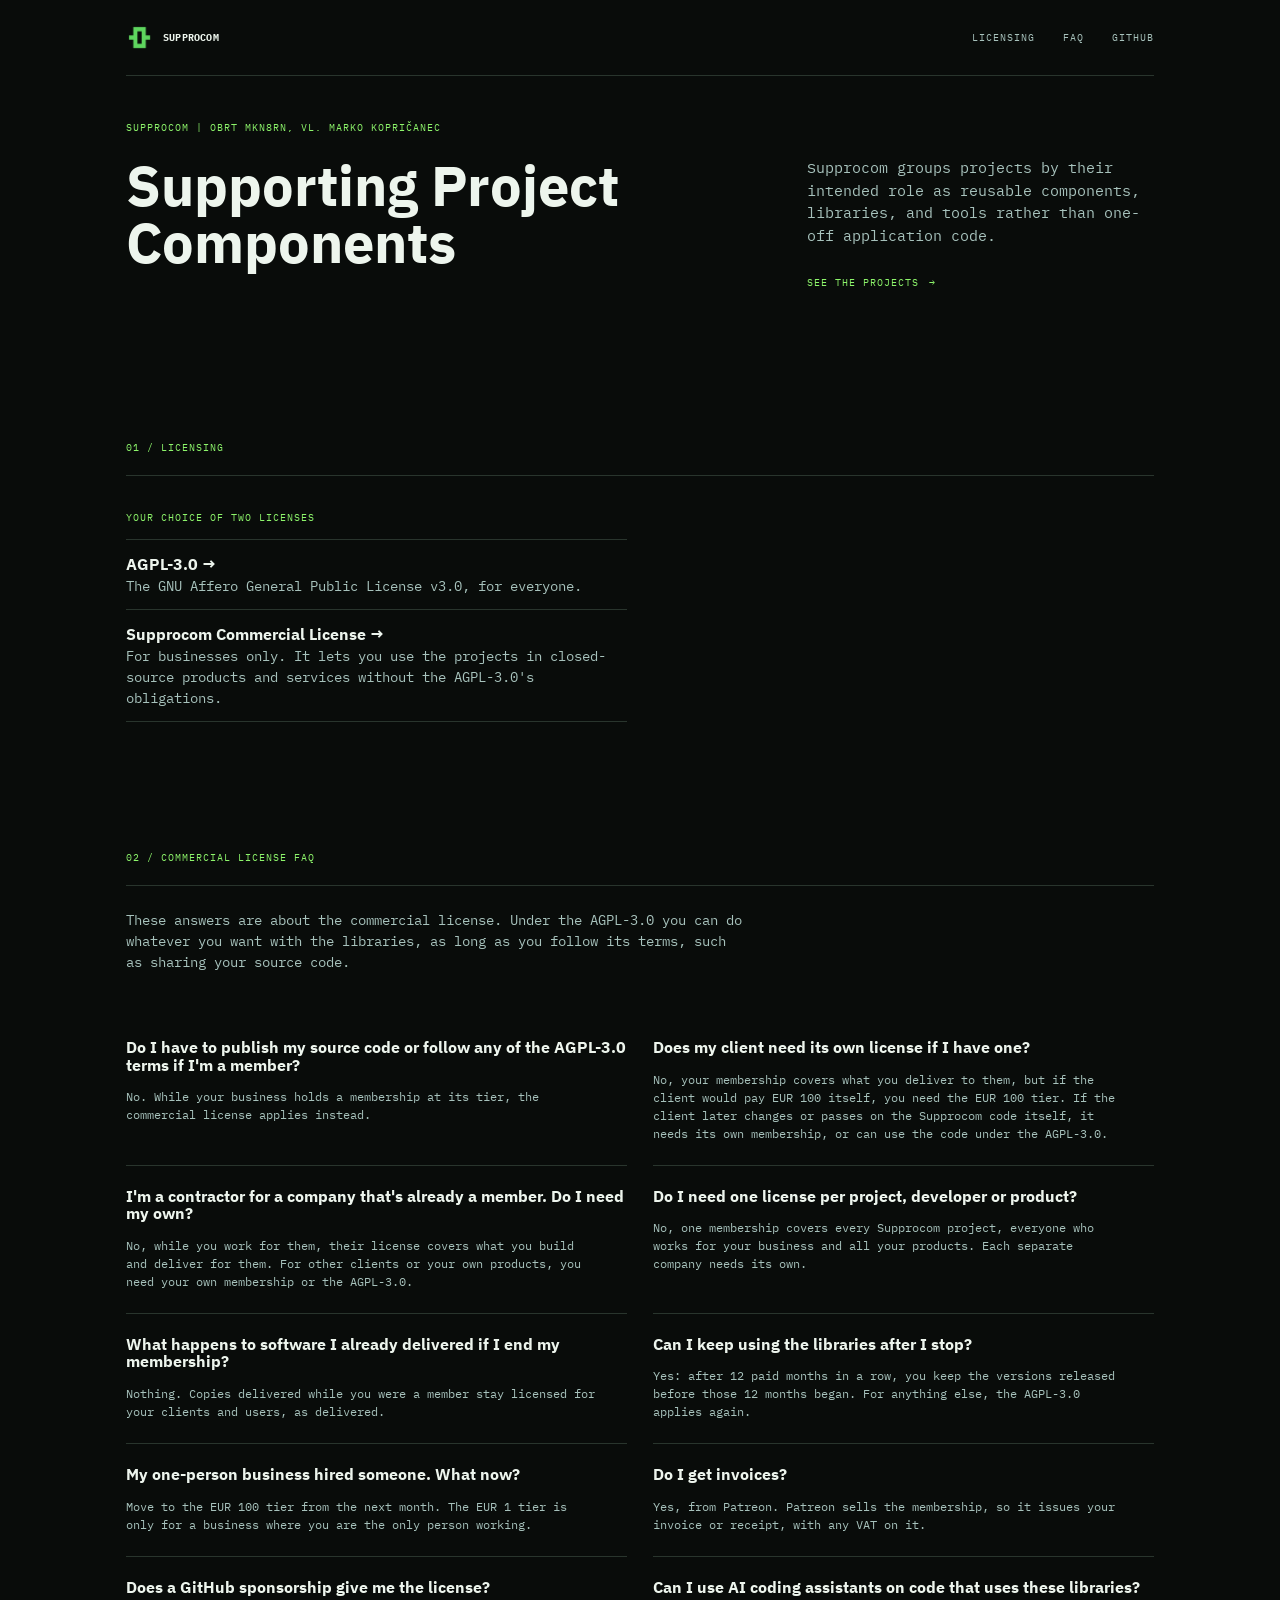
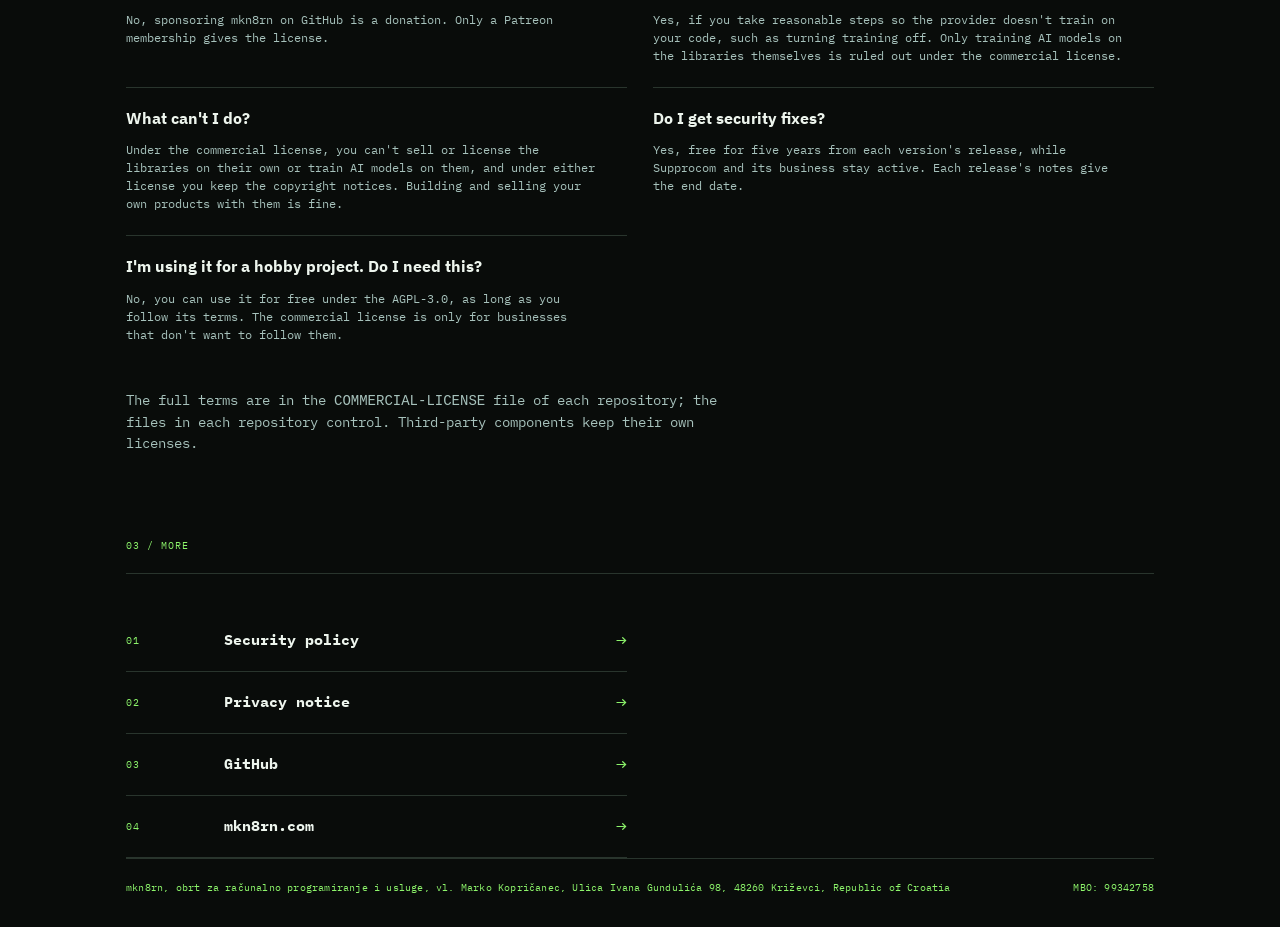
<file: index.html>
<!doctype html><html lang=en><head><meta charset=utf-8><meta name=viewport content="width=device-width, initial-scale=1"><meta name=theme-color content=#090c0a><meta name=description content="Supprocom: reusable components, libraries and tools. AGPL-3.0, or a commercial license with a Patreon membership."><title>Supprocom | Obrt mkn8rn, vl. Marko Kopričanec</title><link rel=icon href=security/avatar.png><link rel=stylesheet href=security/styles.css></head>
<body id=top><a class=skip href=#main-content>Skip to content</a>
<header class="header wrap"><a class="brand label" href=./ aria-label="Supprocom"><span class=mark><img src=security/avatar.png alt=""></span><span>supprocom</span></a><nav class="nav label" aria-label="Main navigation"><a href=#licensing>Licensing</a><a href=#faq>FAQ</a><a href=https://github.com/Supprocom target=_blank rel=noreferrer>GitHub</a></nav></header>
<main id=main-content>
<section class="hero section wrap" aria-labelledby=intro-title><div class=copy><p class="eyebrow label">Supprocom | Obrt mkn8rn, vl. Marko Kopričanec</p><h1 id=intro-title><span>Supporting Project Components</span></h1></div><div class="aside gray-text-1"><p>Supprocom groups projects by their intended role as reusable components, libraries, and tools rather than one-off application code.</p><a class="action label" href=https://github.com/Supprocom target=_blank rel=noreferrer>See the projects <span aria-hidden=true>&rarr;</span></a></div></section>

<section class="section wrap" id=licensing aria-labelledby=licensing-title><div class=bar><h2 class=label id=licensing-title>01 / licensing</h2></div><div class=scope><div><h3>Your choice of two licenses</h3><ul>
<li><a href=https://www.gnu.org/licenses/agpl-3.0.html target=_blank rel=noreferrer><strong>AGPL-3.0 &rarr;</strong></a>The GNU Affero General Public License v3.0, for everyone.</li>
<li><a href=https://www.patreon.com/cw/mkn8rn/membership target=_blank rel=noreferrer><strong>Supprocom Commercial License &rarr;</strong></a>For businesses only. It lets you use the projects in closed-source products and services without the AGPL-3.0's obligations.</li>
</ul></div></div></section>

<section class="section contact wrap" id=faq aria-labelledby=faq-title><div class=bar><h2 class=label id=faq-title>02 / commercial license FAQ</h2></div><p class="gray-text-1" style="margin:24px 0 0;max-width:620px;font-size:var(--body)">These answers are about the commercial license. Under the AGPL-3.0 you can do whatever you want with the libraries, as long as you follow its terms, such as sharing your source code.</p><div class=faq><div class=faq-list>
<div class=faq-item><h4>Do I have to publish my source code or follow any of the AGPL-3.0 terms if I'm a member?</h4><p>No. While your business holds a membership at its tier, the commercial license applies instead.</p></div>
<div class=faq-item><h4>Does my client need its own license if I have one?</h4><p>No, your membership covers what you deliver to them, but if the client would pay EUR 100 itself, you need the EUR 100 tier. If the client later changes or passes on the Supprocom code itself, it needs its own membership, or can use the code under the AGPL-3.0.</p></div>
<div class=faq-item><h4>I'm a contractor for a company that's already a member. Do I need my own?</h4><p>No, while you work for them, their license covers what you build and deliver for them. For other clients or your own products, you need your own membership or the AGPL-3.0.</p></div>
<div class=faq-item><h4>Do I need one license per project, developer or product?</h4><p>No, one membership covers every Supprocom project, everyone who works for your business and all your products. Each separate company needs its own.</p></div>
<div class=faq-item><h4>What happens to software I already delivered if I end my membership?</h4><p>Nothing. Copies delivered while you were a member stay licensed for your clients and users, as delivered.</p></div>
<div class=faq-item><h4>Can I keep using the libraries after I stop?</h4><p>Yes: after 12 paid months in a row, you keep the versions released before those 12 months began. For anything else, the AGPL-3.0 applies again.</p></div>
<div class=faq-item><h4>My one-person business hired someone. What now?</h4><p>Move to the EUR 100 tier from the next month. The EUR 1 tier is only for a business where you are the only person working.</p></div>
<div class=faq-item><h4>Do I get invoices?</h4><p>Yes, from Patreon. Patreon sells the membership, so it issues your invoice or receipt, with any VAT on it.</p></div>
<div class=faq-item><h4>Does a GitHub sponsorship give me the license?</h4><p>No, sponsoring mkn8rn on GitHub is a donation. Only a Patreon membership gives the license.</p></div>
<div class=faq-item><h4>Can I use AI coding assistants on code that uses these libraries?</h4><p>Yes, if you take reasonable steps so the provider doesn't train on your code, such as turning training off. Only training AI models on the libraries themselves is ruled out under the commercial license.</p></div>
<div class=faq-item><h4>What can't I do?</h4><p>Under the commercial license, you can't sell or license the libraries on their own or train AI models on them, and under either license you keep the copyright notices. Building and selling your own products with them is fine.</p></div>
<div class=faq-item><h4>Do I get security fixes?</h4><p>Yes, free for five years from each version's release, while Supprocom and its business stay active. Each release's notes give the end date.</p></div>
<div class=faq-item><h4>I'm using it for a hobby project. Do I need this?</h4><p>No, you can use it for free under the AGPL-3.0, as long as you follow its terms. The commercial license is only for businesses that don't want to follow them.</p></div>
</div></div><p class="gray-text-1" style="margin:24px 0 0;max-width:620px;font-size:var(--body)">The full terms are in the <code>COMMERCIAL-LICENSE</code> file of each repository; the files in each repository control. Third-party components keep their own licenses.</p></section>

<section class="section contact wrap" aria-labelledby=pages-title><div class=bar><h2 class=label id=pages-title>03 / more</h2></div><div class=contact-wrap><div class=contacts>
<a class=contact-row href=security/><span class=label>01</span><strong>Security policy</strong><span class=arrow aria-hidden=true>&rarr;</span></a>
<a class=contact-row href=privacy/><span class=label>02</span><strong>Privacy notice</strong><span class=arrow aria-hidden=true>&rarr;</span></a>
<a class=contact-row href=https://github.com/Supprocom target=_blank rel=noreferrer><span class=label>03</span><strong>GitHub</strong><span class=arrow aria-hidden=true>&rarr;</span></a>
<a class=contact-row href=https://mkn8rn.com target=_blank rel=noreferrer><span class=label>04</span><strong>mkn8rn.com</strong><span class=arrow aria-hidden=true>&rarr;</span></a>
</div></div></section>
</main>
<footer class="footer wrap"><span>mkn8rn, obrt za računalno programiranje i usluge, vl. Marko Kopričanec, Ulica Ivana Gundulića 98, 48260 Križevci, Republic of Croatia</span><span>MBO: 99342758</span></footer></body></html>
</file>
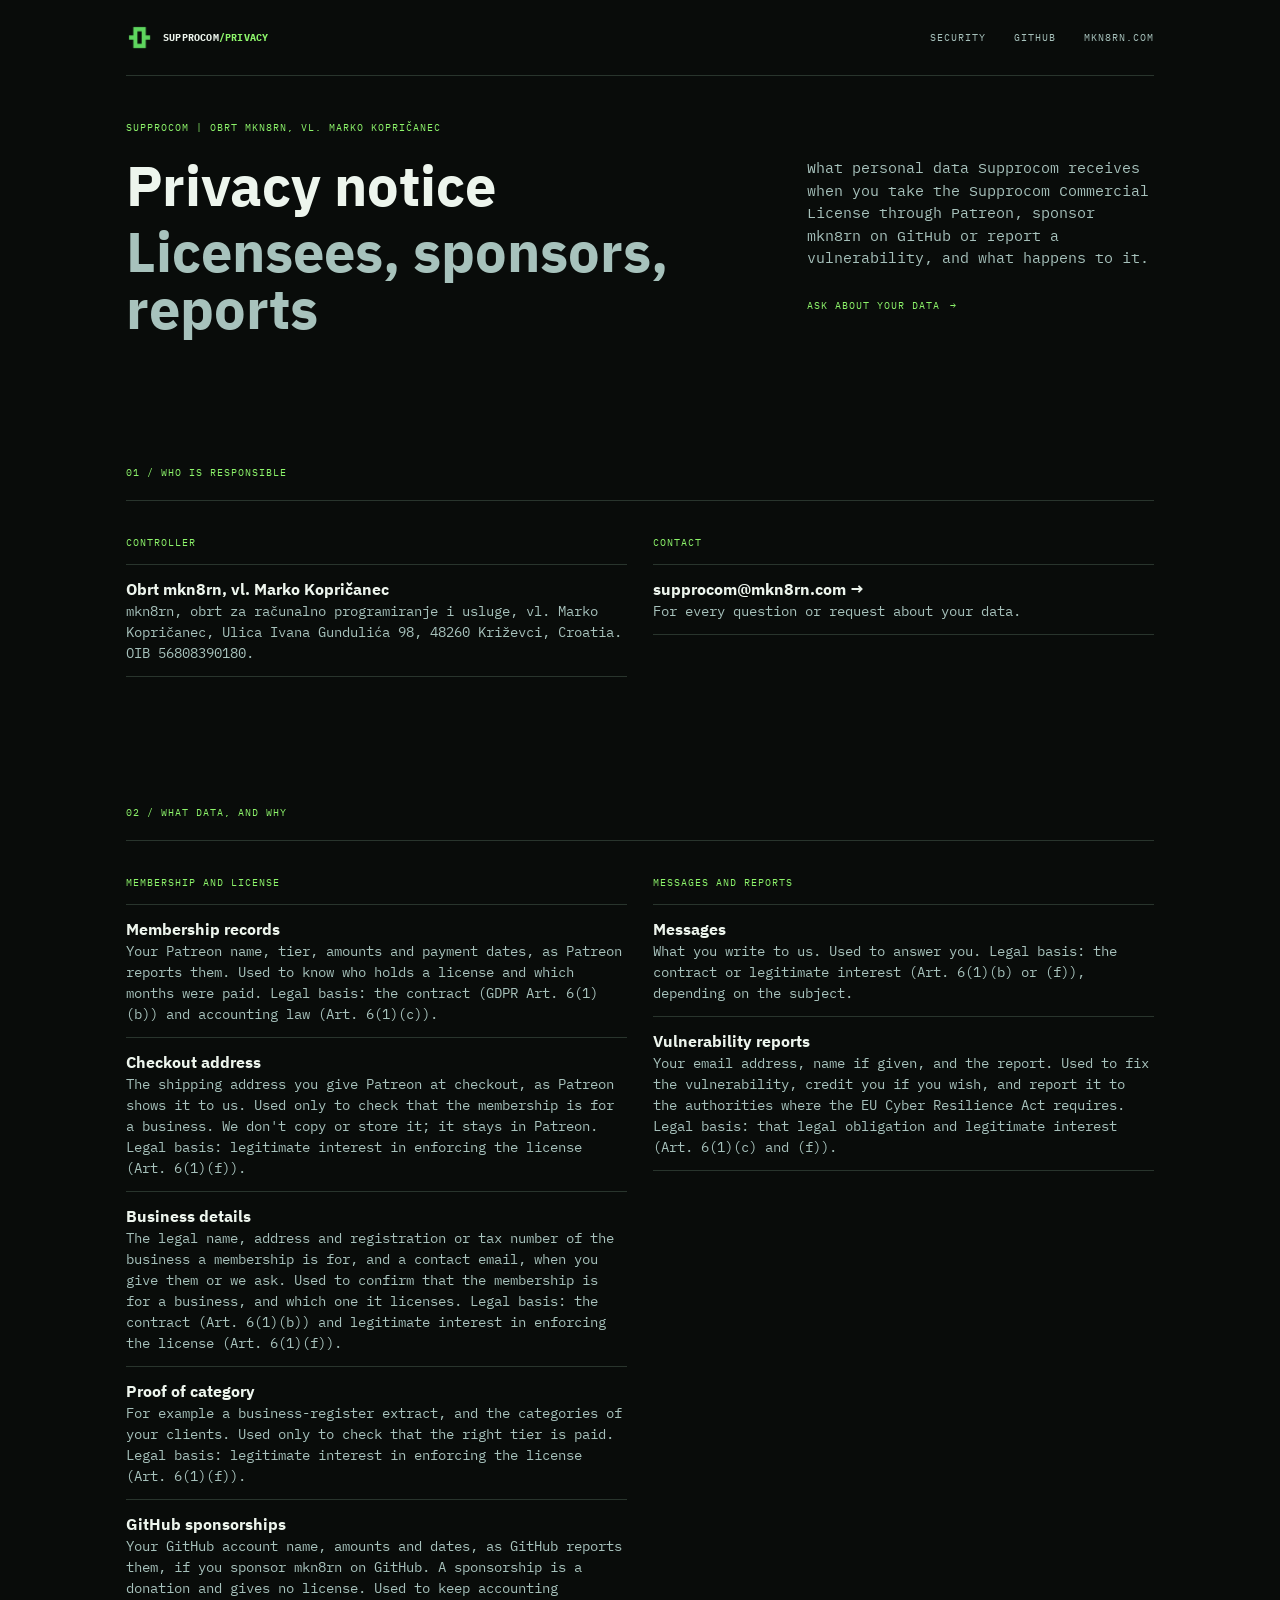
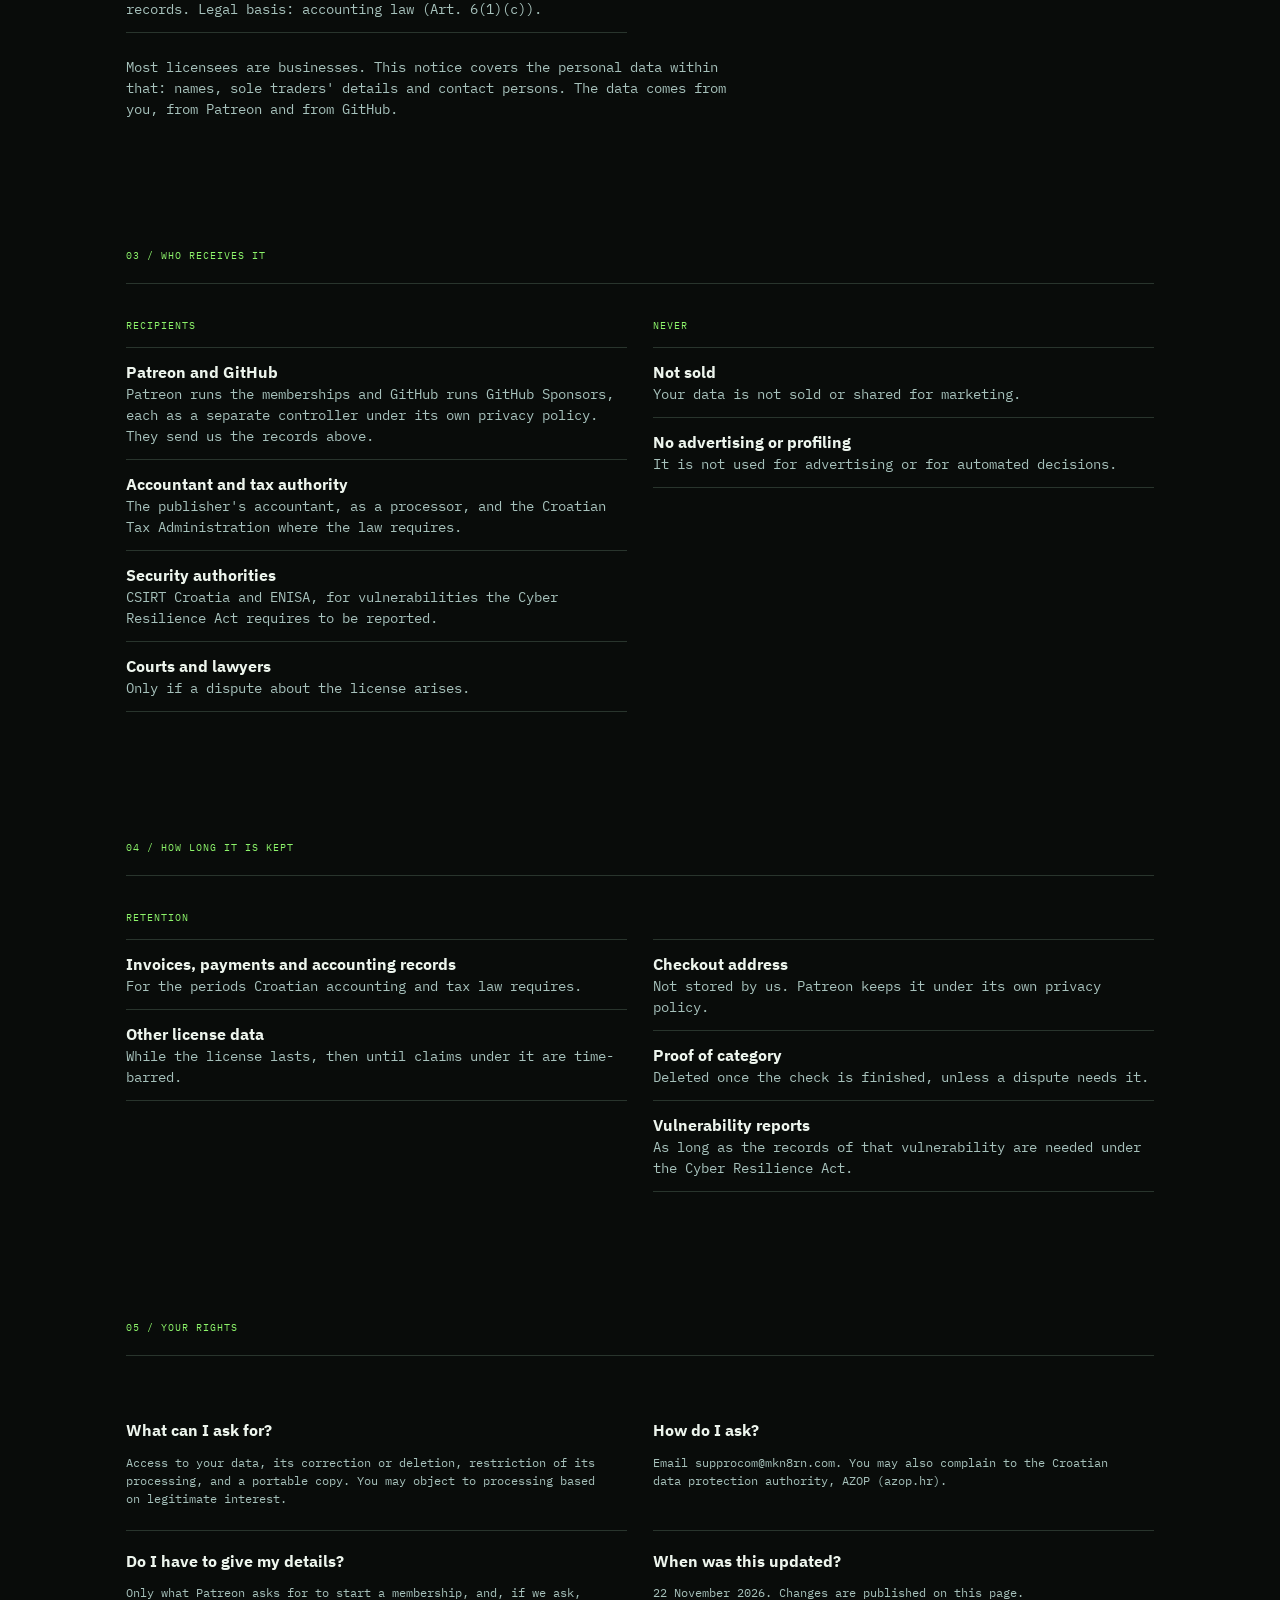
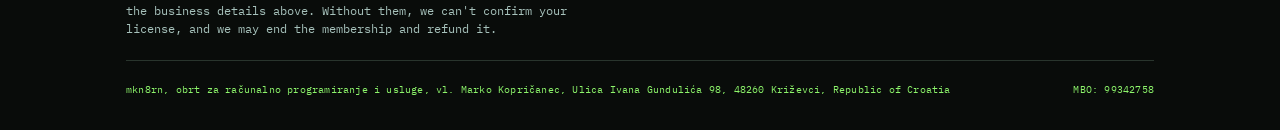
<file: privacy/index.html>
<!doctype html><html lang=en><head><meta charset=utf-8><meta name=viewport content="width=device-width, initial-scale=1"><meta name=theme-color content=#090c0a><meta name=description content="How Supprocom handles personal data from licensees, sponsors and vulnerability reports."><title>Privacy notice | Supprocom</title><link rel=icon href=../security/avatar.png><link rel=stylesheet href=../security/styles.css></head>
<body id=top><a class=skip href=#main-content>Skip to content</a>
<header class="header wrap"><a class="brand label" href=../ aria-label="Supprocom"><span class=mark><img src=../security/avatar.png alt=""></span><span>supprocom<span class=domain>/privacy</span></span></a><nav class="nav label" aria-label="Main navigation"><a href=../security/>Security</a><a href=https://github.com/Supprocom target=_blank rel=noreferrer>GitHub</a><a href=https://mkn8rn.com target=_blank rel=noreferrer>mkn8rn.com</a></nav></header>
<main id=main-content>
<section class="hero section wrap" aria-labelledby=intro-title><div class=copy><p class="eyebrow label">Supprocom | Obrt mkn8rn, vl. Marko Kopričanec</p><h1 id=intro-title><span>Privacy notice</span><span class="sub gray-text-1">Licensees, sponsors, reports</span></h1></div><div class="aside gray-text-1"><p>What personal data Supprocom receives when you take the Supprocom Commercial License through Patreon, sponsor mkn8rn on GitHub or report a vulnerability, and what happens to it.</p><a class="action label" href="mailto:supprocom@mkn8rn.com?subject=Privacy">Ask about your data <span aria-hidden=true>&rarr;</span></a></div></section>

<section class="section wrap" id=controller aria-labelledby=controller-title><div class=bar><h2 class=label id=controller-title>01 / who is responsible</h2></div><div class=scope><div><h3>Controller</h3><ul>
<li><strong>Obrt mkn8rn, vl. Marko Kopričanec</strong>mkn8rn, obrt za računalno programiranje i usluge, vl. Marko Kopričanec, Ulica Ivana Gundulića 98, 48260 Križevci, Croatia. OIB 56808390180.</li>
</ul></div><div><h3>Contact</h3><ul>
<li><a href="mailto:supprocom@mkn8rn.com?subject=Privacy"><strong>supprocom@mkn8rn.com &rarr;</strong>For every question or request about your data.</a></li>
</ul></div></div></section>

<section class="section wrap" id=data aria-labelledby=data-title><div class=bar><h2 class=label id=data-title>02 / what data, and why</h2></div><div class=scope><div><h3>Membership and license</h3><ul>
<li><strong>Membership records</strong>Your Patreon name, tier, amounts and payment dates, as Patreon reports them. Used to know who holds a license and which months were paid. Legal basis: the contract (GDPR Art. 6(1)(b)) and accounting law (Art. 6(1)(c)).</li>
<li><strong>Checkout address</strong>The shipping address you give Patreon at checkout, as Patreon shows it to us. Used only to check that the membership is for a business. We don't copy or store it; it stays in Patreon. Legal basis: legitimate interest in enforcing the license (Art. 6(1)(f)).</li>
<li><strong>Business details</strong>The legal name, address and registration or tax number of the business a membership is for, and a contact email, when you give them or we ask. Used to confirm that the membership is for a business, and which one it licenses. Legal basis: the contract (Art. 6(1)(b)) and legitimate interest in enforcing the license (Art. 6(1)(f)).</li>
<li><strong>Proof of category</strong>For example a business-register extract, and the categories of your clients. Used only to check that the right tier is paid. Legal basis: legitimate interest in enforcing the license (Art. 6(1)(f)).</li>
<li><strong>GitHub sponsorships</strong>Your GitHub account name, amounts and dates, as GitHub reports them, if you sponsor mkn8rn on GitHub. A sponsorship is a donation and gives no license. Used to keep accounting records. Legal basis: accounting law (Art. 6(1)(c)).</li>
</ul></div><div><h3>Messages and reports</h3><ul>
<li><strong>Messages</strong>What you write to us. Used to answer you. Legal basis: the contract or legitimate interest (Art. 6(1)(b) or (f)), depending on the subject.</li>
<li><strong>Vulnerability reports</strong>Your email address, name if given, and the report. Used to fix the vulnerability, credit you if you wish, and report it to the authorities where the EU Cyber Resilience Act requires. Legal basis: that legal obligation and legitimate interest (Art. 6(1)(c) and (f)).</li>
</ul></div></div><p class=note>Most licensees are businesses. This notice covers the personal data within that: names, sole traders' details and contact persons. The data comes from you, from Patreon and from GitHub.</p></section>

<section class="section wrap" id=recipients aria-labelledby=recipients-title><div class=bar><h2 class=label id=recipients-title>03 / who receives it</h2></div><div class=scope><div><h3>Recipients</h3><ul>
<li><strong>Patreon and GitHub</strong>Patreon runs the memberships and GitHub runs GitHub Sponsors, each as a separate controller under its own privacy policy. They send us the records above.</li>
<li><strong>Accountant and tax authority</strong>The publisher's accountant, as a processor, and the Croatian Tax Administration where the law requires.</li>
<li><strong>Security authorities</strong>CSIRT Croatia and ENISA, for vulnerabilities the Cyber Resilience Act requires to be reported.</li>
<li><strong>Courts and lawyers</strong>Only if a dispute about the license arises.</li>
</ul></div><div><h3>Never</h3><ul>
<li><strong>Not sold</strong>Your data is not sold or shared for marketing.</li>
<li><strong>No advertising or profiling</strong>It is not used for advertising or for automated decisions.</li>
</ul></div></div></section>

<section class="section wrap" id=retention aria-labelledby=retention-title><div class=bar><h2 class=label id=retention-title>04 / how long it is kept</h2></div><div class=scope><div><h3>Retention</h3><ul>
<li><strong>Invoices, payments and accounting records</strong>For the periods Croatian accounting and tax law requires.</li>
<li><strong>Other license data</strong>While the license lasts, then until claims under it are time-barred.</li>
</ul></div><div><h3>&nbsp;</h3><ul>
<li><strong>Checkout address</strong>Not stored by us. Patreon keeps it under its own privacy policy.</li>
<li><strong>Proof of category</strong>Deleted once the check is finished, unless a dispute needs it.</li>
<li><strong>Vulnerability reports</strong>As long as the records of that vulnerability are needed under the Cyber Resilience Act.</li>
</ul></div></div></section>

<section class="section contact wrap" id=rights aria-labelledby=rights-title><div class=bar><h2 class=label id=rights-title>05 / your rights</h2></div><div class=faq><div class=faq-list>
<div class=faq-item><h4>What can I ask for?</h4><p>Access to your data, its correction or deletion, restriction of its processing, and a portable copy. You may object to processing based on legitimate interest.</p></div>
<div class=faq-item><h4>How do I ask?</h4><p>Email supprocom@mkn8rn.com. You may also complain to the Croatian data protection authority, AZOP (azop.hr).</p></div>
<div class=faq-item><h4>Do I have to give my details?</h4><p>Only what Patreon asks for to start a membership, and, if we ask, the business details above. Without them, we can't confirm your license, and we may end the membership and refund it.</p></div>
<div class=faq-item><h4>When was this updated?</h4><p>22 November 2026. Changes are published on this page.</p></div>
</div></div></section>
</main>
<footer class="footer wrap"><span>mkn8rn, obrt za računalno programiranje i usluge, vl. Marko Kopričanec, Ulica Ivana Gundulića 98, 48260 Križevci, Republic of Croatia</span><span>MBO: 99342758</span></footer></body></html>
</file>
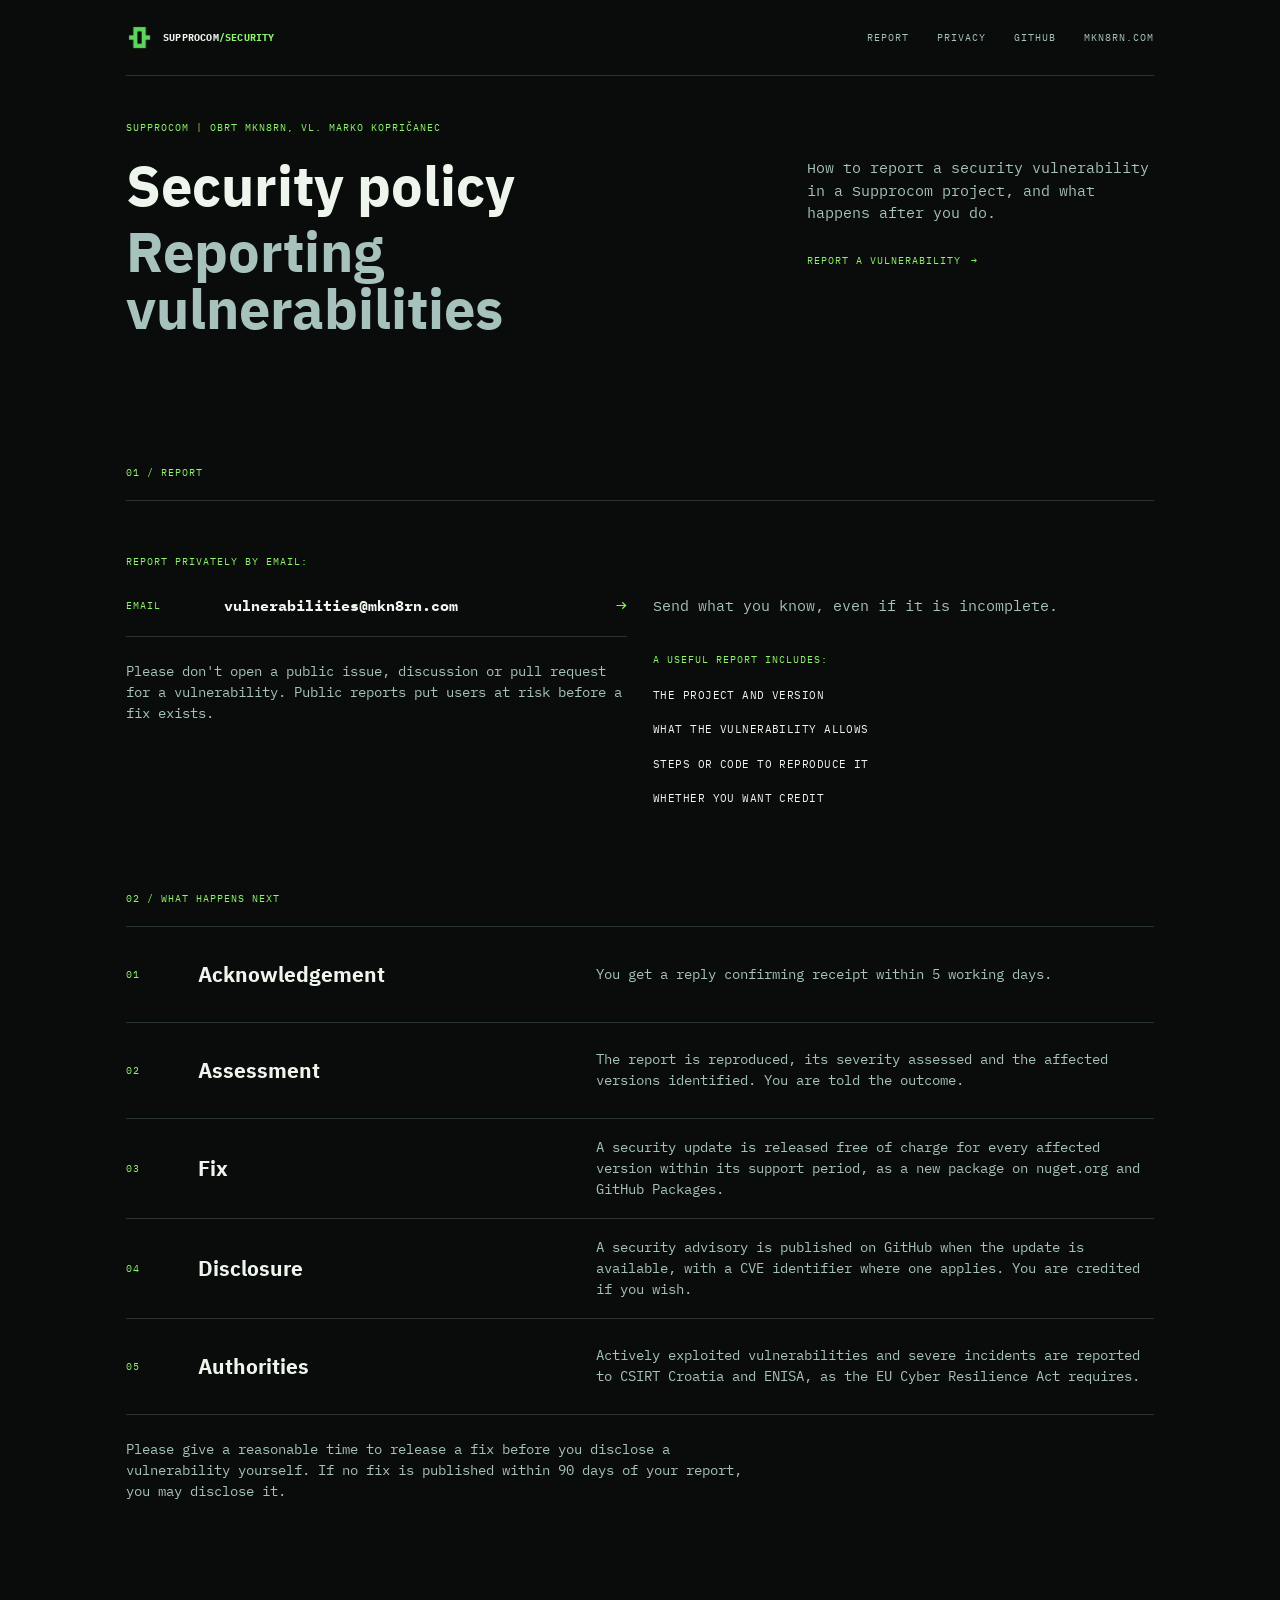
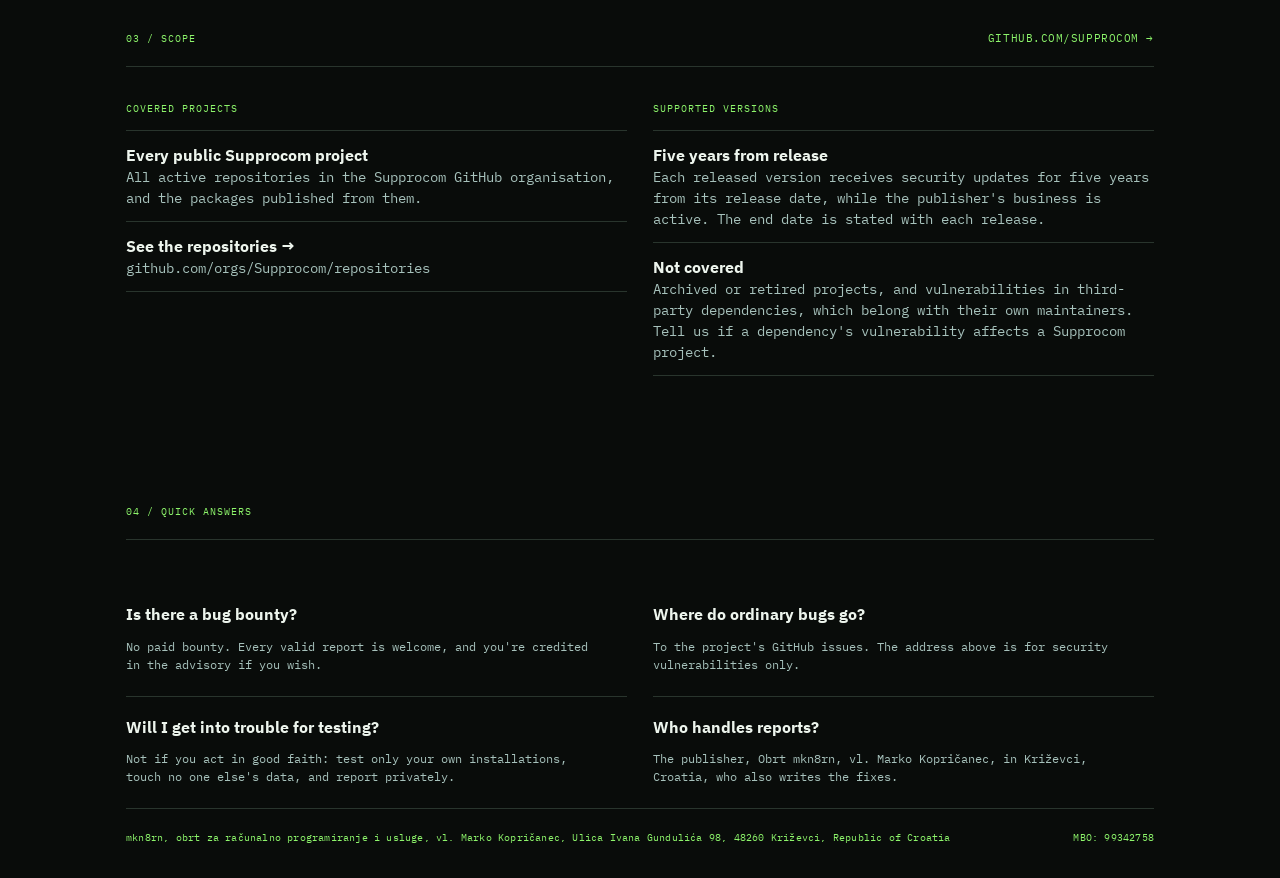
<file: security/index.html>
<!doctype html><html lang=en><head><meta charset=utf-8><meta name=viewport content="width=device-width, initial-scale=1"><meta name=theme-color content=#090c0a><meta name=description content="How to report a security vulnerability in a Supprocom project, and how reports are handled."><title>Security policy | Supprocom</title><link rel=icon href=avatar.png><link rel=stylesheet href=styles.css></head>
<body id=top><a class=skip href=#main-content>Skip to content</a>
<header class="header wrap"><a class="brand label" href=#top aria-label="Supprocom security policy"><span class=mark><img src=avatar.png alt=""></span><span>supprocom<span class=domain>/security</span></span></a><nav class="nav label" aria-label="Main navigation"><a href=#report>Report</a><a href=../privacy/>Privacy</a><a href=https://github.com/Supprocom target=_blank rel=noreferrer>GitHub</a><a href=https://mkn8rn.com target=_blank rel=noreferrer>mkn8rn.com</a></nav></header>
<main id=main-content>
<section class="hero section wrap" aria-labelledby=intro-title><div class=copy><p class="eyebrow label">Supprocom | Obrt mkn8rn, vl. Marko Kopričanec</p><h1 id=intro-title><span>Security policy</span><span class="sub gray-text-1">Reporting vulnerabilities</span></h1></div><div class="aside gray-text-1"><p>How to report a security vulnerability in a Supprocom project, and what happens after you do.</p><a class="action label" href="mailto:vulnerabilities@mkn8rn.com?subject=Vulnerability%20report">Report a vulnerability <span aria-hidden=true>&rarr;</span></a></div></section>

<section class="section contact wrap" id=report aria-labelledby=report-title><div class=bar><h2 class=label id=report-title>01 / report</h2></div><div class=contact-wrap><div class=contacts aria-label="Reporting channel"><span class="contact-label label">Report privately by email:</span><a class=contact-row href="mailto:vulnerabilities@mkn8rn.com?subject=Vulnerability%20report"><span class=label>Email</span><strong>vulnerabilities@mkn8rn.com</strong><span class=arrow aria-hidden=true>&rarr;</span></a><p class=note>Please don't open a public issue, discussion or pull request for a vulnerability. Public reports put users at risk before a fix exists.</p></div><div class="intro gray-text-1"><p>Send what you know, even if it is incomplete.</p><div class=guide><span class="contact-label label">A useful report includes:</span><div class=guide-list aria-label="Useful report details"><span>The project and version</span><span>What the vulnerability allows</span><span>Steps or code to reproduce it</span><span>Whether you want credit</span></div></div></div></div></section>

<section class="section wrap" id=process aria-labelledby=process-title><div class=bar><h2 class=label id=process-title>02 / what happens next</h2></div><div class=steps>
<div class=work><span class="num label">01</span><span class=name>Acknowledgement</span><span class=gray-text-1>You get a reply confirming receipt within 5 working days.</span></div>
<div class=work><span class="num label">02</span><span class=name>Assessment</span><span class=gray-text-1>The report is reproduced, its severity assessed and the affected versions identified. You are told the outcome.</span></div>
<div class=work><span class="num label">03</span><span class=name>Fix</span><span class=gray-text-1>A security update is released free of charge for every affected version within its support period, as a new package on nuget.org and GitHub Packages.</span></div>
<div class=work><span class="num label">04</span><span class=name>Disclosure</span><span class=gray-text-1>A security advisory is published on GitHub when the update is available, with a CVE identifier where one applies. You are credited if you wish.</span></div>
<div class=work><span class="num label">05</span><span class=name>Authorities</span><span class=gray-text-1>Actively exploited vulnerabilities and severe incidents are reported to CSIRT Croatia and ENISA, as the EU Cyber Resilience Act requires.</span></div>
</div><p class=note>Please give a reasonable time to release a fix before you disclose a vulnerability yourself. If no fix is published within 90 days of your report, you may disclose it.</p></section>

<section class="section wrap" id=scope aria-labelledby=scope-title><div class=bar><h2 class=label id=scope-title>03 / scope</h2><a class="link label" href=https://github.com/Supprocom target=_blank rel=noreferrer>github.com/Supprocom <span aria-hidden=true>&rarr;</span></a></div><div class=scope>
<div><h3>Covered projects</h3><ul>
<li><strong>Every public Supprocom project</strong>All active repositories in the Supprocom GitHub organisation, and the packages published from them.</li>
<li><a href=https://github.com/orgs/Supprocom/repositories target=_blank rel=noreferrer><strong>See the repositories &rarr;</strong>github.com/orgs/Supprocom/repositories</a></li>
</ul></div>
<div><h3>Supported versions</h3><ul>
<li><strong>Five years from release</strong>Each released version receives security updates for five years from its release date, while the publisher's business is active. The end date is stated with each release.</li>
<li><strong>Not covered</strong>Archived or retired projects, and vulnerabilities in third-party dependencies, which belong with their own maintainers. Tell us if a dependency's vulnerability affects a Supprocom project.</li>
</ul></div>
</div></section>

<section class="section contact wrap" id=faq aria-labelledby=faq-title><div class=bar><h2 class=label id=faq-title>04 / quick answers</h2></div><div class=faq><div class=faq-list>
<div class=faq-item><h4>Is there a bug bounty?</h4><p>No paid bounty. Every valid report is welcome, and you're credited in the advisory if you wish.</p></div>
<div class=faq-item><h4>Where do ordinary bugs go?</h4><p>To the project's GitHub issues. The address above is for security vulnerabilities only.</p></div>
<div class=faq-item><h4>Will I get into trouble for testing?</h4><p>Not if you act in good faith: test only your own installations, touch no one else's data, and report privately.</p></div>
<div class=faq-item><h4>Who handles reports?</h4><p>The publisher, Obrt mkn8rn, vl. Marko Kopričanec, in Križevci, Croatia, who also writes the fixes.</p></div>
</div></div></section>
</main>
<footer class="footer wrap"><span>mkn8rn, obrt za računalno programiranje i usluge, vl. Marko Kopričanec, Ulica Ivana Gundulića 98, 48260 Križevci, Republic of Croatia</span><span>MBO: 99342758</span></footer></body></html>
</file>
